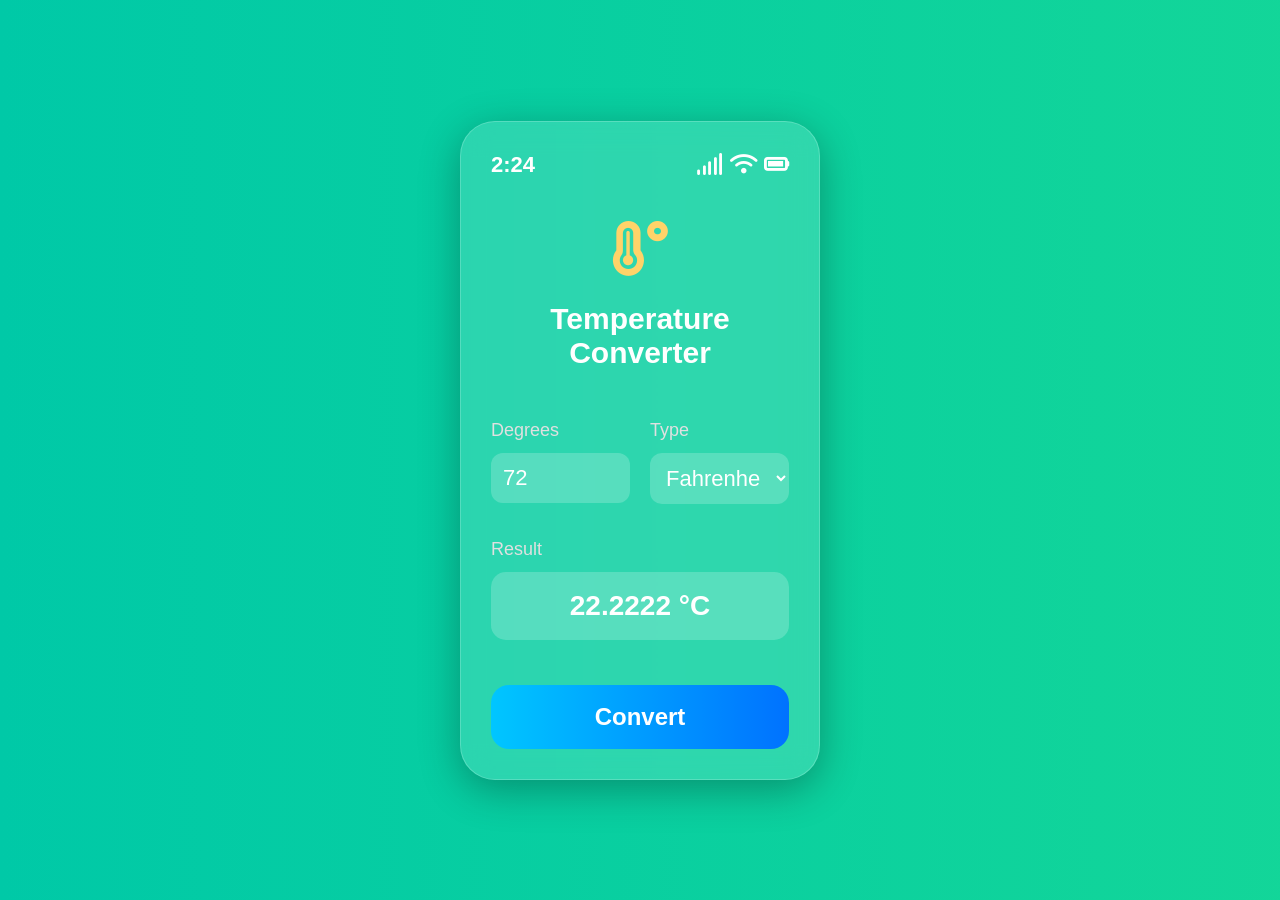
<file: index.html>
<!DOCTYPE html>
<html lang="en">
<head>
<meta charset="UTF-8">
<meta name="viewport" content="width=device-width, initial-scale=1.0">
<title>Temperature Converter</title>

<link rel="stylesheet"
href="https://cdnjs.cloudflare.com/ajax/libs/font-awesome/6.5.1/css/all.min.css">

<style>

*{
    margin:0;
    padding:0;
    box-sizing:border-box;
    font-family:Arial,sans-serif;
}

body{
    height:100vh;
    display:flex;
    justify-content:center;
    align-items:center;

    /* 🌿 Animated Green Gradient */
    background: linear-gradient(270deg, #11998e, #38ef7d, #00c9a7);
    background-size: 600% 600%;
    animation: gradientMove 10s ease infinite;
}

/* Animation */
@keyframes gradientMove {
    0% {
        background-position: 0% 50%;
    }
    50% {
        background-position: 100% 50%;
    }
    100% {
        background-position: 0% 50%;
    }
}

/* Mobile Card */
.mobile{
    width:360px;
    background:rgba(255,255,255,0.15);
    backdrop-filter:blur(15px);
    border-radius:35px;
    padding:30px;
    box-shadow:0 10px 40px rgba(0,0,0,0.3);
    border:1px solid rgba(255,255,255,0.2);
    color:white;
}

/* Status Bar */
.status{
    display:flex;
    justify-content:space-between;
    align-items:center;
    margin-bottom:40px;
    font-size:22px;
    font-weight:bold;
}

/* Heading */
h1{
    text-align:center;
    margin-bottom:50px;
    font-size:30px;
    color:white;
}

/* Rows */
.row{
    display:flex;
    gap:20px;
    margin-bottom:35px;
}

.box{
    flex:1;
}

/* Labels */
label{
    display:block;
    margin-bottom:12px;
    color:#e0e0e0;
    font-size:18px;
}

/* Inputs */
input,
select{
    width:100%;
    padding:12px;
    border:none;
    border-radius:12px;
    font-size:22px;
    background:rgba(255,255,255,0.2);
    color:white;
    outline:none;
}

select option{
    color:black;
}

input::placeholder{
    color:white;
}

/* Result */
.result{
    margin-bottom:45px;
}

.result-value{
    background:rgba(255,255,255,0.2);
    padding:18px;
    border-radius:15px;
    font-size:28px;
    font-weight:bold;
    text-align:center;
}

/* Button */
button{
    width:100%;
    padding:18px;
    border:none;
    border-radius:18px;
    background:linear-gradient(to right,#00c6ff,#0072ff);
    color:white;
    font-size:24px;
    font-weight:bold;
    cursor:pointer;
    transition:0.3s;
}

button:hover{
    transform:scale(1.05);
    box-shadow:0 0 25px #00c6ff;
}

/* Icon */
.temp-icon{
    text-align:center;
    font-size:55px;
    margin-bottom:20px;
    color:#ffd369;
}

/* Responsive */
@media(max-width:400px){
    .mobile{
        width:95%;
    }

    .row{
        flex-direction:column;
    }
}

</style>
</head>

<body>

<div class="mobile">

    <!-- Status -->
    <div class="status">
        <span id="time">9:41</span>
        <span>
            <i class="fas fa-signal"></i>
            <i class="fas fa-wifi"></i>
            <i class="fas fa-battery-full"></i>
        </span>
    </div>

    <!-- Icon -->
    <div class="temp-icon">
        <i class="fas fa-temperature-high"></i>
    </div>

    <!-- Heading -->
    <h1>Temperature Converter</h1>

    <!-- Input -->
    <div class="row">

        <div class="box">
            <label>Degrees</label>
            <input type="number" id="degree" value="72">
        </div>

        <div class="box">
            <label>Type</label>
            <select id="type">
                <option>Fahrenheit</option>
                <option>Celsius</option>
            </select>
        </div>

    </div>

    <!-- Result -->
    <div class="result">
        <label>Result</label>
        <div class="result-value" id="result">
            22.2222 °C
        </div>
    </div>

    <!-- Button -->
    <button onclick="convertTemp()">
        Convert
    </button>

</div>

<script>

/* Time */
function updateTime(){
    let now = new Date();
    let hours = now.getHours();
    let minutes = now.getMinutes();

    minutes = minutes < 10 ? "0" + minutes : minutes;

    document.getElementById("time").innerHTML =
    hours + ":" + minutes;
}

updateTime();
setInterval(updateTime,1000);

/* Converter */
function convertTemp(){

    let degree = document.getElementById("degree").value;
    let type = document.getElementById("type").value;
    let result;

    if(type === "Fahrenheit"){
        result = (degree - 32) * 5/9;
        document.getElementById("result").innerHTML =
        result.toFixed(2) + " °C";
    }
    else{
        result = (degree * 9/5) + 32;
        document.getElementById("result").innerHTML =
        result.toFixed(2) + " °F";
    }
}

</script>

</body>
</html>
</file>
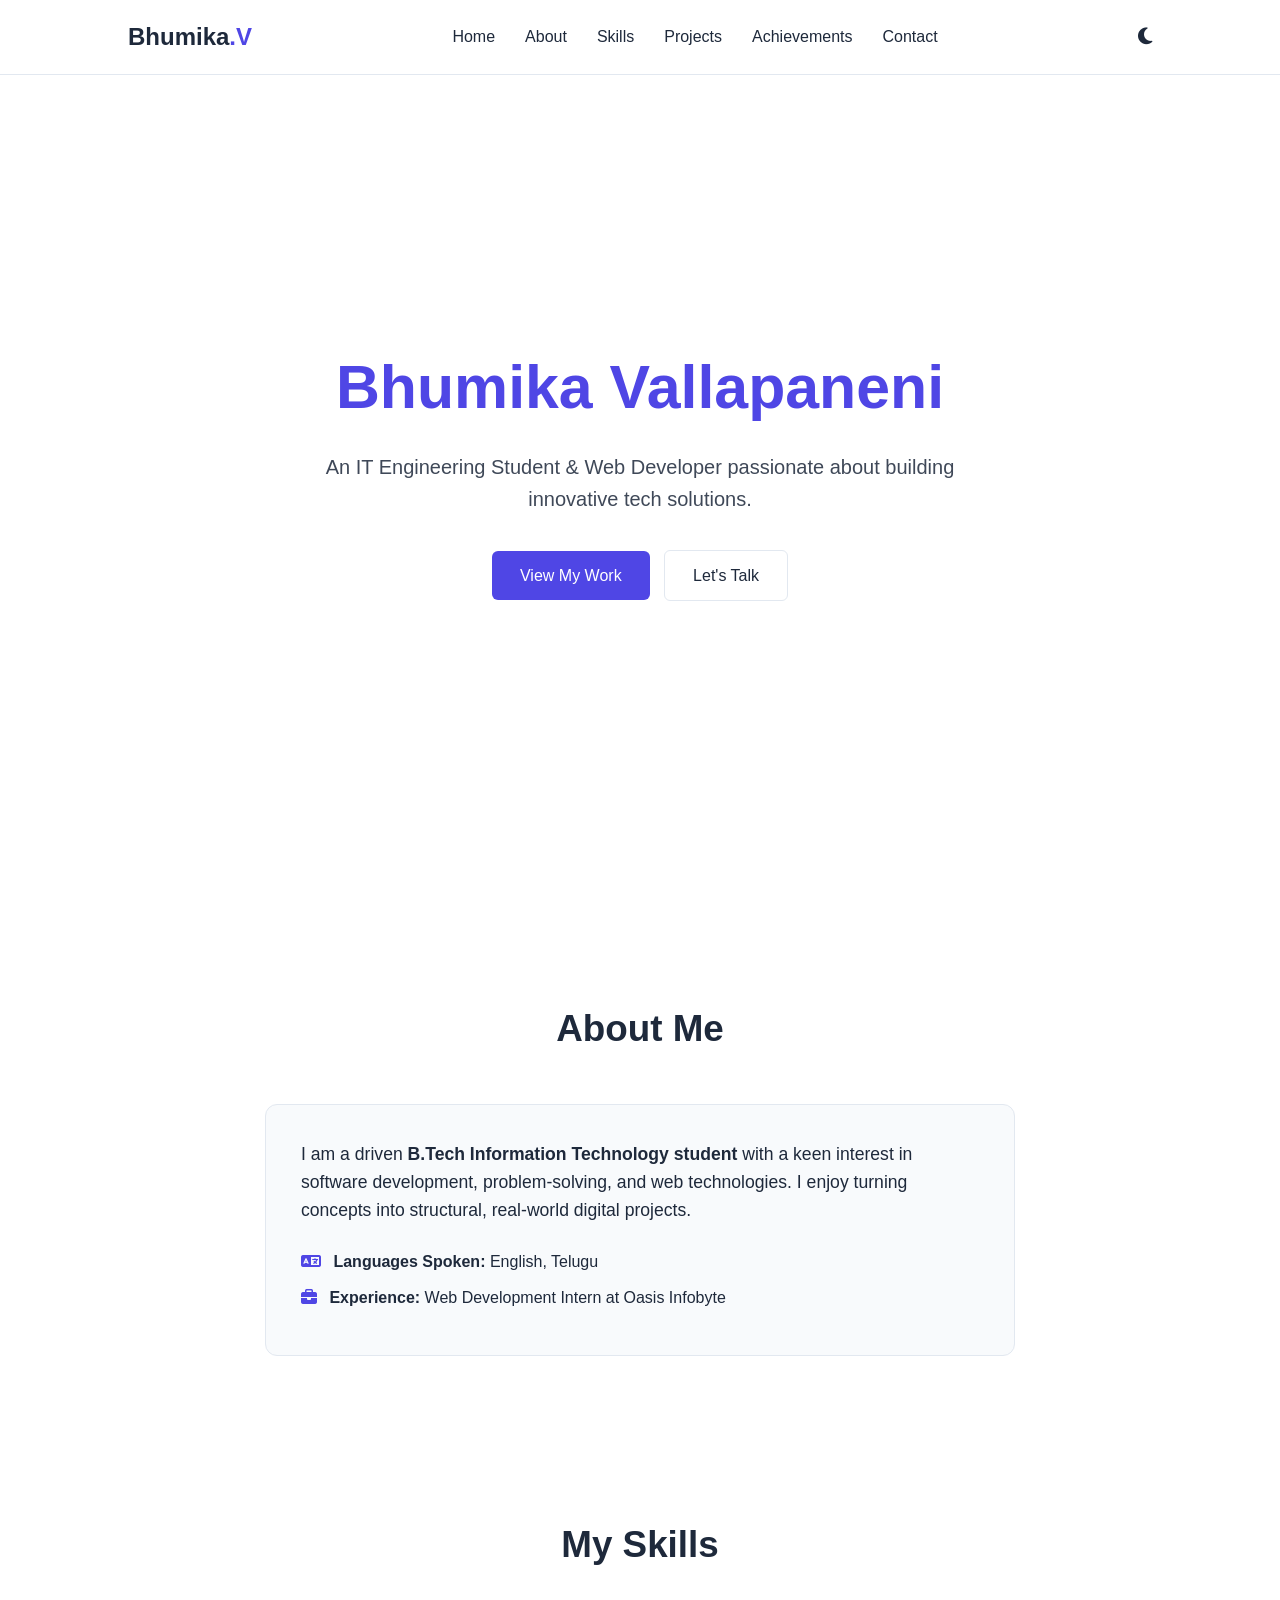
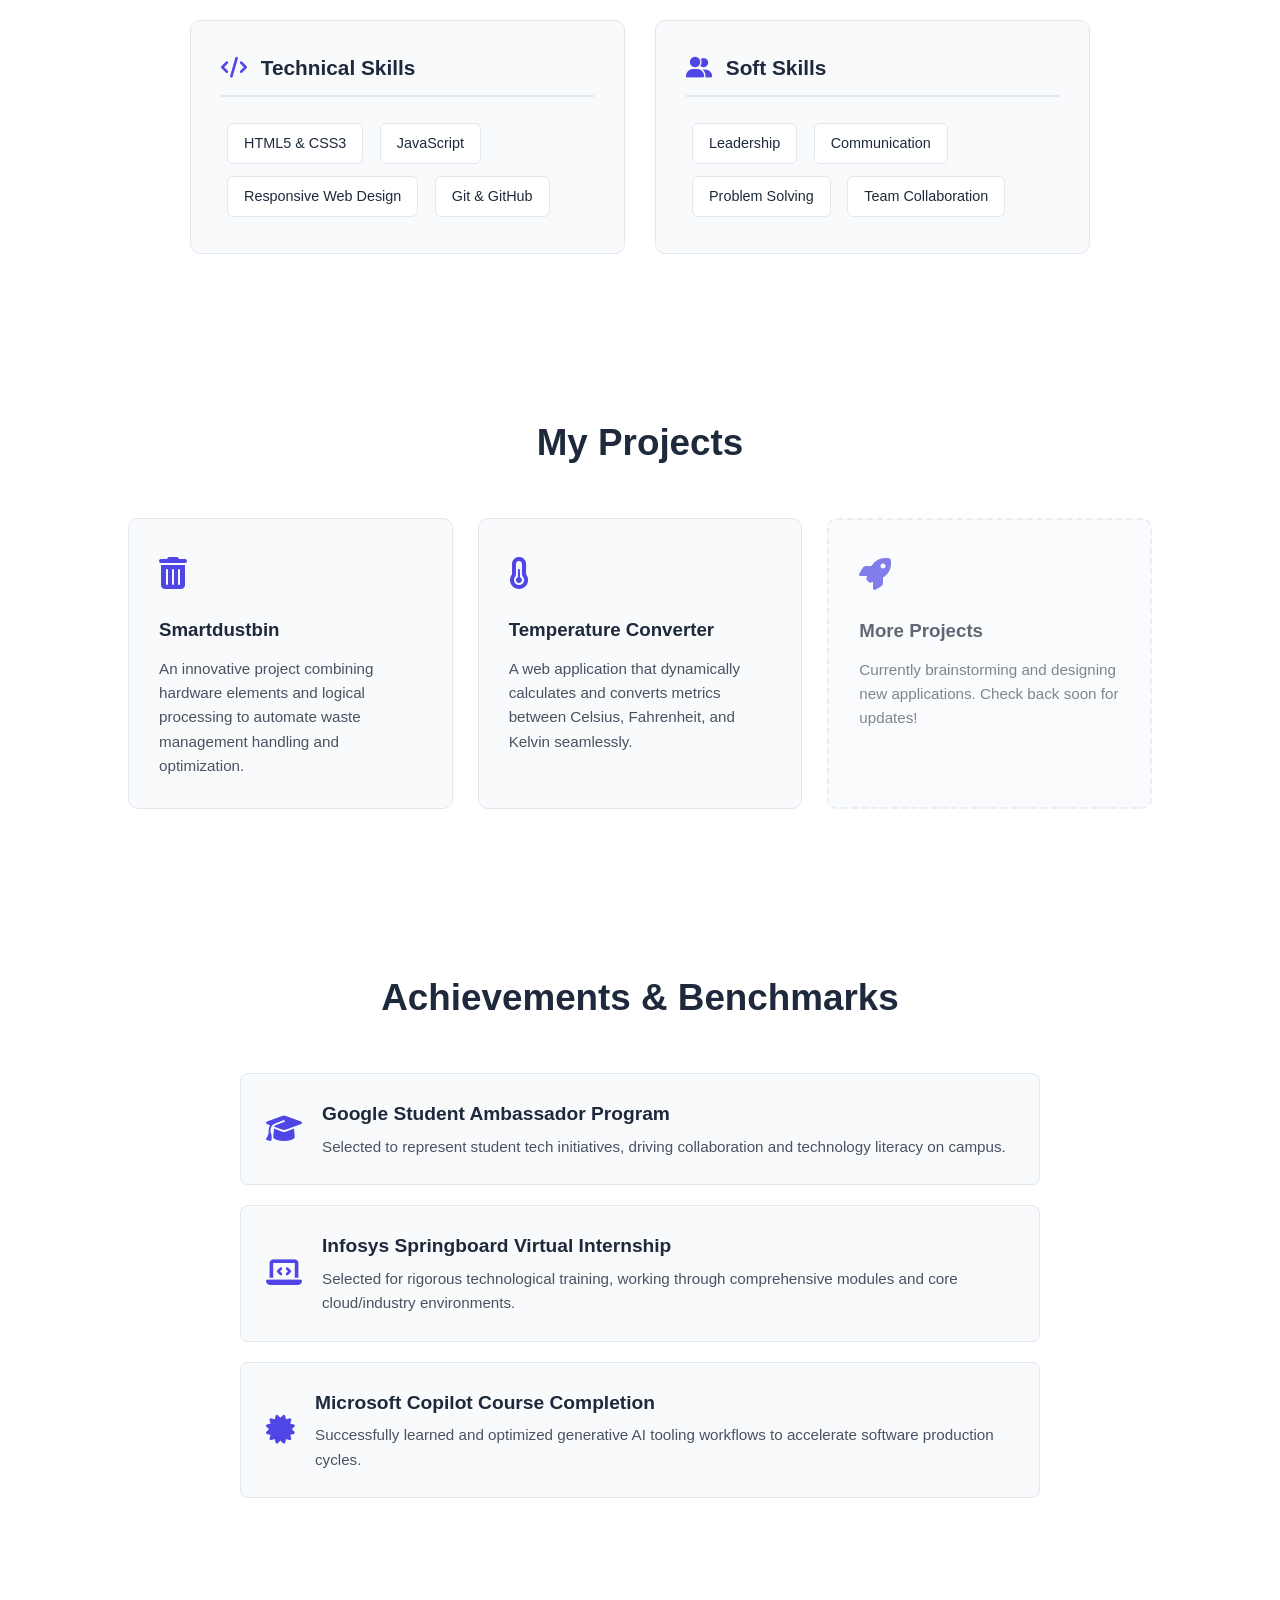
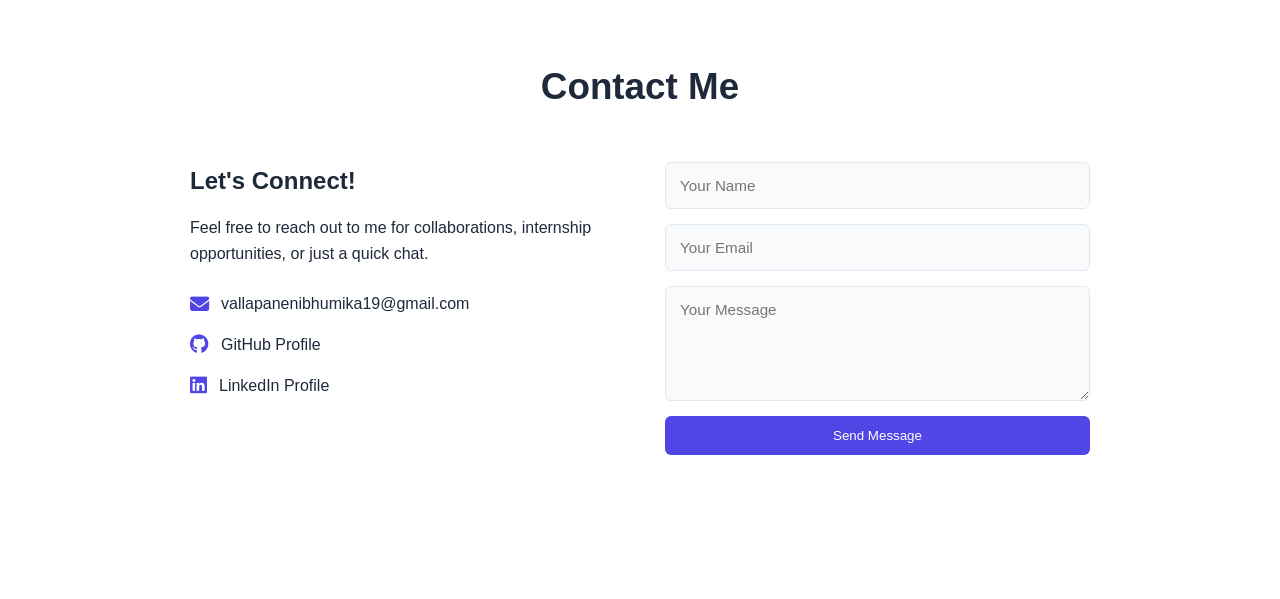
<file: portfolio/index.html>
<!DOCTYPE html>
<html lang="en">
<head>
    <meta charset="UTF-8">
    <meta name="viewport" content="width=device-width, initial-scale=1.0">
    <title>Bhumika Vallapaneni | Portfolio</title>
    <link rel="stylesheet" href="style.css">
    <link rel="stylesheet" href="https://cdnjs.cloudflare.com/ajax/libs/font-awesome/6.4.0/css/all.min.css">
</head>
<body>

    <header>
        <div class="logo">Bhumika<span>.V</span></div>
        <nav>
            <ul class="nav-links">
                <li><a href="#hero">Home</a></li>
                <li><a href="#about">About</a></li>
                <li><a href="#skills">Skills</a></li>
                <li><a href="#projects">Projects</a></li>
                <li><a href="#achievements">Achievements</a></li>
                <li><a href="#contact">Contact</a></li>
            </ul>
        </nav>
        <button id="theme-toggle" class="theme-btn"><i class="fas fa-moon"></i></button>
    </header>

    <section id="hero" class="hero-section">
        <div class="hero-content">
            <h1><span class="highlight">Bhumika Vallapaneni</span></h1>
            <p>An IT Engineering Student & Web Developer passionate about building innovative tech solutions.</p>
            <div class="hero-buttons">
                <a href="#projects" class="btn">View My Work</a>
                <a href="#contact" class="btn btn-secondary">Let's Talk</a>
            </div>
        </div>
    </section>

    <section id="about" class="about-section">
        <h2>About Me</h2>
        <div class="about-container">
            <div class="about-text">
                <p>I am a driven <strong>B.Tech Information Technology student</strong> with a keen interest in software development, problem-solving, and web technologies. I enjoy turning concepts into structural, real-world digital projects.</p>
                
                <div class="info-meta">
                    <p><strong><i class="fas fa-language"></i> Languages Spoken:</strong> English, Telugu</p>
                    <p><strong><i class="fas fa-briefcase"></i> Experience:</strong> Web Development Intern at Oasis Infobyte</p>
                </div>
            </div>
        </div>
    </section>

    <section id="skills" class="skills-section">
        <h2>My Skills</h2>
        <div class="skills-container">
            <div class="skills-box">
                <h3><i class="fas fa-code"></i> Technical Skills</h3>
                <div class="skills-list">
                    <span class="skill-badge">HTML5 & CSS3</span>
                    <span class="skill-badge">JavaScript</span>
                    <span class="skill-badge">Responsive Web Design</span>
                    <span class="skill-badge">Git & GitHub</span>
                </div>
            </div>
            <div class="skills-box">
                <h3><i class="fas fa-user-friends"></i> Soft Skills</h3>
                <div class="skills-list">
                    <span class="skill-badge">Leadership</span>
                    <span class="skill-badge">Communication</span>
                    <span class="skill-badge">Problem Solving</span>
                    <span class="skill-badge">Team Collaboration</span>
                </div>
            </div>
        </div>
    </section>

    <section id="projects" class="projects-section">
        <h2>My Projects</h2>
        <div class="projects-grid">
            <div class="project-card">
                <div class="project-info">
                    <div class="project-icon"><i class="fas fa-trash-alt"></i></div>
                    <h3>Smartdustbin</h3>
                    <p>An innovative project combining hardware elements and logical processing to automate waste management handling and optimization.</p>
                </div>
            </div>
            <div class="project-card">
                <div class="project-info">
                    <div class="project-icon"><i class="fas fa-thermometer-half"></i></div>
                    <h3>Temperature Converter</h3>
                    <p>A web application that dynamically calculates and converts metrics between Celsius, Fahrenheit, and Kelvin seamlessly.</p>
                </div>
            </div>
            <div class="project-card coming-soon">
                <div class="project-info">
                    <div class="project-icon"><i class="fas fa-rocket"></i></div>
                    <h3>More Projects</h3>
                    <p>Currently brainstorming and designing new applications. Check back soon for updates!</p>
                </div>
            </div>
        </div>
    </section>

    <section id="achievements" class="achievements-section">
        <h2>Achievements & Benchmarks</h2>
        <div class="timeline">
            <div class="timeline-item">
                <div class="timeline-icon"><i class="fas fa-graduation-cap"></i></div>
                <div class="timeline-content">
                    <h3>Google Student Ambassador Program</h3>
                    <p>Selected to represent student tech initiatives, driving collaboration and technology literacy on campus.</p>
                </div>
            </div>
            <div class="timeline-item">
                <div class="timeline-icon"><i class="fas fa-laptop-code"></i></div>
                <div class="timeline-content">
                    <h3>Infosys Springboard Virtual Internship</h3>
                    <p>Selected for rigorous technological training, working through comprehensive modules and core cloud/industry environments.</p>
                </div>
            </div>
            <div class="timeline-item">
                <div class="timeline-icon"><i class="fas fa-certificate"></i></div>
                <div class="timeline-content">
                    <h3>Microsoft Copilot Course Completion</h3>
                    <p>Successfully learned and optimized generative AI tooling workflows to accelerate software production cycles.</p>
                </div>
            </div>
        </div>
    </section>

    <section id="contact" class="contact-section">
        <h2>Contact Me</h2>
        <div class="contact-container">
            <div class="contact-info-left">
                <h3>Let's Connect!</h3>
                <p>Feel free to reach out to me for collaborations, internship opportunities, or just a quick chat.</p>
                
                <div class="contact-links">
                    <a href="mailto:vallapanenibhumika19@gmail.com" class="contact-item">
                        <i class="fas fa-envelope"></i> vallapanenibhumika19@gmail.com
                    </a>
                    <a href="https://github.com/vallapanenibhumika19" target="_blank" class="contact-item">
                        <i class="fab fa-github"></i> GitHub Profile
                    </a>
                    <a href="https://linkedin.com/in/Bhumika Vallapaneni" target="_blank" class="contact-item">
                        <i class="fab fa-linkedin"></i> LinkedIn Profile
                    </a>
                </div>
            </div>

            <form id="contact-form" class="contact-form">
                <input type="text" placeholder="Your Name" required>
                <input type="email" placeholder="Your Email" required>
                <textarea placeholder="Your Message" rows="5" required></textarea>
                <button type="submit" class="btn">Send Message</button>
            </form>
        </div>
    </section>

    <footer>
        <p>&copy; 2026 Bhumika Vallapaneni. All rights reserved.</p>
    </footer>

    <script src="script.js"></script>
</body>
</html>
</file>
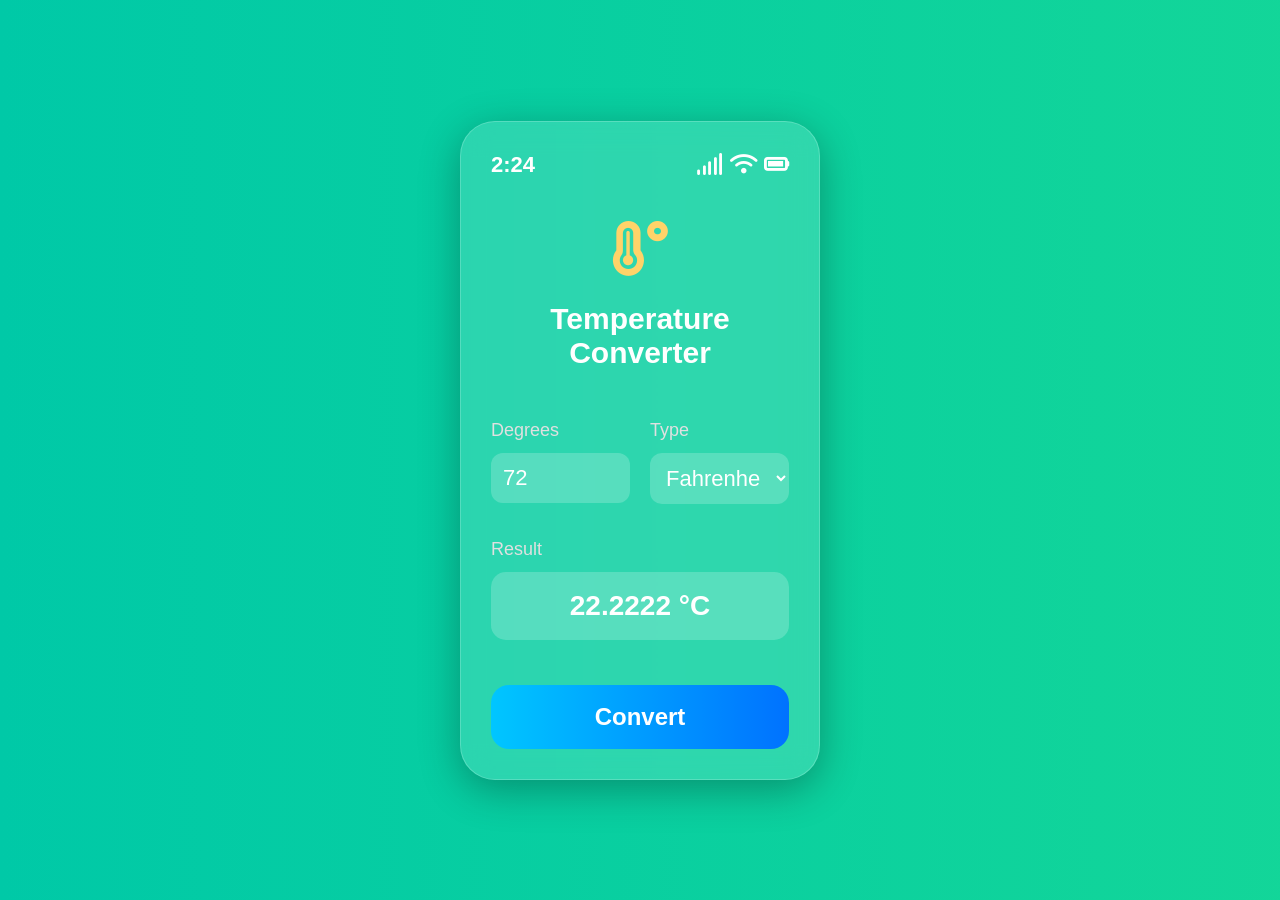
<file: temp/index.html>
<!DOCTYPE html>
<html lang="en">
<head>
<meta charset="UTF-8">
<meta name="viewport" content="width=device-width, initial-scale=1.0">
<title>Temperature Converter</title>

<link rel="stylesheet"
href="https://cdnjs.cloudflare.com/ajax/libs/font-awesome/6.5.1/css/all.min.css">

<style>

*{
    margin:0;
    padding:0;
    box-sizing:border-box;
    font-family:Arial,sans-serif;
}

body{
    height:100vh;
    display:flex;
    justify-content:center;
    align-items:center;

    /* 🌿 Animated Green Gradient */
    background: linear-gradient(270deg, #11998e, #38ef7d, #00c9a7);
    background-size: 600% 600%;
    animation: gradientMove 10s ease infinite;
}

/* Animation */
@keyframes gradientMove {
    0% {
        background-position: 0% 50%;
    }
    50% {
        background-position: 100% 50%;
    }
    100% {
        background-position: 0% 50%;
    }
}

/* Mobile Card */
.mobile{
    width:360px;
    background:rgba(255,255,255,0.15);
    backdrop-filter:blur(15px);
    border-radius:35px;
    padding:30px;
    box-shadow:0 10px 40px rgba(0,0,0,0.3);
    border:1px solid rgba(255,255,255,0.2);
    color:white;
}

/* Status Bar */
.status{
    display:flex;
    justify-content:space-between;
    align-items:center;
    margin-bottom:40px;
    font-size:22px;
    font-weight:bold;
}

/* Heading */
h1{
    text-align:center;
    margin-bottom:50px;
    font-size:30px;
    color:white;
}

/* Rows */
.row{
    display:flex;
    gap:20px;
    margin-bottom:35px;
}

.box{
    flex:1;
}

/* Labels */
label{
    display:block;
    margin-bottom:12px;
    color:#e0e0e0;
    font-size:18px;
}

/* Inputs */
input,
select{
    width:100%;
    padding:12px;
    border:none;
    border-radius:12px;
    font-size:22px;
    background:rgba(255,255,255,0.2);
    color:white;
    outline:none;
}

select option{
    color:black;
}

input::placeholder{
    color:white;
}

/* Result */
.result{
    margin-bottom:45px;
}

.result-value{
    background:rgba(255,255,255,0.2);
    padding:18px;
    border-radius:15px;
    font-size:28px;
    font-weight:bold;
    text-align:center;
}

/* Button */
button{
    width:100%;
    padding:18px;
    border:none;
    border-radius:18px;
    background:linear-gradient(to right,#00c6ff,#0072ff);
    color:white;
    font-size:24px;
    font-weight:bold;
    cursor:pointer;
    transition:0.3s;
}

button:hover{
    transform:scale(1.05);
    box-shadow:0 0 25px #00c6ff;
}

/* Icon */
.temp-icon{
    text-align:center;
    font-size:55px;
    margin-bottom:20px;
    color:#ffd369;
}

/* Responsive */
@media(max-width:400px){
    .mobile{
        width:95%;
    }

    .row{
        flex-direction:column;
    }
}

</style>
</head>

<body>

<div class="mobile">

    <!-- Status -->
    <div class="status">
        <span id="time">9:41</span>
        <span>
            <i class="fas fa-signal"></i>
            <i class="fas fa-wifi"></i>
            <i class="fas fa-battery-full"></i>
        </span>
    </div>

    <!-- Icon -->
    <div class="temp-icon">
        <i class="fas fa-temperature-high"></i>
    </div>

    <!-- Heading -->
    <h1>Temperature Converter</h1>

    <!-- Input -->
    <div class="row">

        <div class="box">
            <label>Degrees</label>
            <input type="number" id="degree" value="72">
        </div>

        <div class="box">
            <label>Type</label>
            <select id="type">
                <option>Fahrenheit</option>
                <option>Celsius</option>
            </select>
        </div>

    </div>

    <!-- Result -->
    <div class="result">
        <label>Result</label>
        <div class="result-value" id="result">
            22.2222 °C
        </div>
    </div>

    <!-- Button -->
    <button onclick="convertTemp()">
        Convert
    </button>

</div>

<script>

/* Time */
function updateTime(){
    let now = new Date();
    let hours = now.getHours();
    let minutes = now.getMinutes();

    minutes = minutes < 10 ? "0" + minutes : minutes;

    document.getElementById("time").innerHTML =
    hours + ":" + minutes;
}

updateTime();
setInterval(updateTime,1000);

/* Converter */
function convertTemp(){

    let degree = document.getElementById("degree").value;
    let type = document.getElementById("type").value;
    let result;

    if(type === "Fahrenheit"){
        result = (degree - 32) * 5/9;
        document.getElementById("result").innerHTML =
        result.toFixed(2) + " °C";
    }
    else{
        result = (degree * 9/5) + 32;
        document.getElementById("result").innerHTML =
        result.toFixed(2) + " °F";
    }
}

</script>

</body>
</html>
</file>
<file: portfolio/style.css>
/* Reset & Base Styles */
* {
    margin: 0;
    padding: 0;
    box-sizing: border-box;
    font-family: 'Segoe UI', Tahoma, Geneva, Verdana, sans-serif;
    transition: background 0.3s, color 0.3s, border-color 0.3s;
}

:root {
    --bg-color: #ffffff;
    --text-color: #1e293b;
    --accent-color: #4f46e5; /* Indigo */
    --card-bg: #f8fafc;
    --nav-bg: rgba(255, 255, 255, 0.85);
    --border-color: #e2e8f0;
}

/* Dark Theme - Updated for absolute dark background */
[data-theme="dark"] {
    --bg-color: #000000;       /* Pure Black Background */
    --text-color: #f8fafc;     /* Clean off-white text */
    --accent-color: #818cf8;   /* Vibrant Indigo accent */
    --card-bg: #111111;        /* Slightly lighter black for cards to pop */
    --nav-bg: rgba(0, 0, 0, 0.85); /* Black translucent navigation bar */
    --border-color: #222222;   /* Subtle dark grey borders */
}

html {
    scroll-behavior: smooth;
}

body {
    background-color: var(--bg-color);
    color: var(--text-color);
    line-height: 1.6;
}

/* Header & Navigation */
header {
    position: fixed;
    top: 0;
    width: 100%;
    display: flex;
    justify-content: space-between;
    align-items: center;
    padding: 18px 10%;
    background-color: var(--nav-bg);
    backdrop-filter: blur(12px);
    z-index: 1000;
    border-bottom: 1px solid var(--border-color);
}

.logo {
    font-size: 1.5rem;
    font-weight: 700;
}

.logo span {
    color: var(--accent-color);
}

.nav-links {
    display: flex;
    list-style: none;
}

.nav-links li {
    margin: 0 15px;
}

.nav-links a {
    text-decoration: none;
    color: var(--text-color);
    font-weight: 500;
}

.nav-links a:hover {
    color: var(--accent-color);
}

.theme-btn {
    background: none;
    border: none;
    font-size: 1.2rem;
    cursor: pointer;
    color: var(--text-color);
}

/* Buttons */
.btn {
    display: inline-block;
    padding: 12px 28px;
    background-color: var(--accent-color);
    color: #fff;
    text-decoration: none;
    border-radius: 6px;
    font-weight: 500;
    border: none;
    cursor: pointer;
}

.btn-secondary {
    background-color: transparent;
    color: var(--text-color);
    border: 1px solid var(--border-color);
    margin-left: 10px;
}

.btn-secondary:hover {
    background-color: var(--card-bg);
}

/* Section Controls */
section {
    padding: 100px 10% 60px 10%;
}

section h2 {
    text-align: center;
    font-size: 2.3rem;
    margin-bottom: 45px;
}

/* Hero Section */
.hero-section {
    height: 100vh;
    display: flex;
    align-items: center;
    justify-content: center;
    text-align: center;
}

.hero-content h1 {
    font-size: 3.8rem;
    margin-bottom: 15px;
}

.hero-content .highlight {
    color: var(--accent-color);
}

.hero-content p {
    font-size: 1.25rem;
    margin-bottom: 35px;
    max-width: 650px;
    opacity: 0.85;
}

/* About Layout */
.about-container {
    max-width: 750px;
    margin: 0 auto;
    background: var(--card-bg);
    padding: 35px;
    border-radius: 12px;
    border: 1px solid var(--border-color);
}

.about-text p {
    font-size: 1.1rem;
    margin-bottom: 25px;
}

.info-meta p {
    margin: 10px 0;
    font-size: 1rem;
}

.info-meta i {
    color: var(--accent-color);
    margin-right: 8px;
}

/* Skills Separation Grid */
.skills-container {
    display: grid;
    grid-template-columns: 1fr 1fr;
    gap: 30px;
    max-width: 900px;
    margin: 0 auto;
}

.skills-box {
    background: var(--card-bg);
    padding: 30px;
    border-radius: 10px;
    border: 1px solid var(--border-color);
}

.skills-box h3 {
    margin-bottom: 20px;
    font-size: 1.3rem;
    border-bottom: 2px solid var(--border-color);
    padding-bottom: 10px;
}

.skills-box h3 i {
    color: var(--accent-color);
    margin-right: 8px;
}

.skill-badge {
    display: inline-block;
    background-color: var(--bg-color);
    padding: 8px 16px;
    margin: 6px;
    border-radius: 6px;
    font-size: 0.9rem;
    border: 1px solid var(--border-color);
    font-weight: 500;
}

/* Projects Structure */
.projects-grid {
    display: grid;
    grid-template-columns: repeat(auto-fit, minmax(280px, 1fr));
    gap: 25px;
}

.project-card {
    background-color: var(--card-bg);
    border: 1px solid var(--border-color);
    border-radius: 10px;
    padding: 30px;
    transition: transform 0.3s;
}

.project-card:hover {
    transform: translateY(-5px);
}

.project-icon {
    font-size: 2rem;
    color: var(--accent-color);
    margin-bottom: 15px;
}

.project-card h3 {
    margin-bottom: 12px;
}

.project-card p {
    font-size: 0.95rem;
    opacity: 0.8;
}

.coming-soon {
    border-style: dashed;
    border-width: 2px;
    opacity: 0.7;
}

/* Achievements List Layout */
.timeline {
    max-width: 800px;
    margin: 0 auto;
    display: flex;
    flex-direction: column;
    gap: 20px;
}

.timeline-item {
    display: flex;
    gap: 20px;
    background: var(--card-bg);
    padding: 25px;
    border-radius: 8px;
    border: 1px solid var(--border-color);
    align-items: center;
}

.timeline-icon {
    font-size: 1.8rem;
    color: var(--accent-color);
}

.timeline-content h3 {
    font-size: 1.2rem;
    margin-bottom: 5px;
}

.timeline-content p {
    font-size: 0.95rem;
    opacity: 0.8;
}

/* Contact Flex Box split */
.contact-container {
    display: grid;
    grid-template-columns: 1fr 1fr;
    gap: 50px;
    max-width: 900px;
    margin: 0 auto;
}

.contact-info-left h3 {
    font-size: 1.5rem;
    margin-bottom: 15px;
}

.contact-links {
    margin-top: 25px;
    display: flex;
    flex-direction: column;
    gap: 15px;
}

.contact-item {
    text-decoration: none;
    color: var(--text-color);
    font-weight: 500;
    display: flex;
    align-items: center;
    gap: 12px;
}

.contact-item i {
    color: var(--accent-color);
    font-size: 1.2rem;
}

.contact-form {
    display: flex;
    flex-direction: column;
    gap: 15px;
}

.contact-form input, 
.contact-form textarea {
    width: 100%;
    padding: 14px;
    border: 1px solid var(--border-color);
    background-color: var(--card-bg);
    color: var(--text-color);
    border-radius: 6px;
    font-size: 0.95rem;
}

.contact-form input:focus, 
.contact-form textarea:focus {
    outline: 2px solid var(--accent-color);
}

/* Footer Section */
footer {
    text-align: center;
    padding: 30px;
    border-top: 1px solid var(--border-color);
    font-size: 0.9rem;
    opacity: 0
</file>
